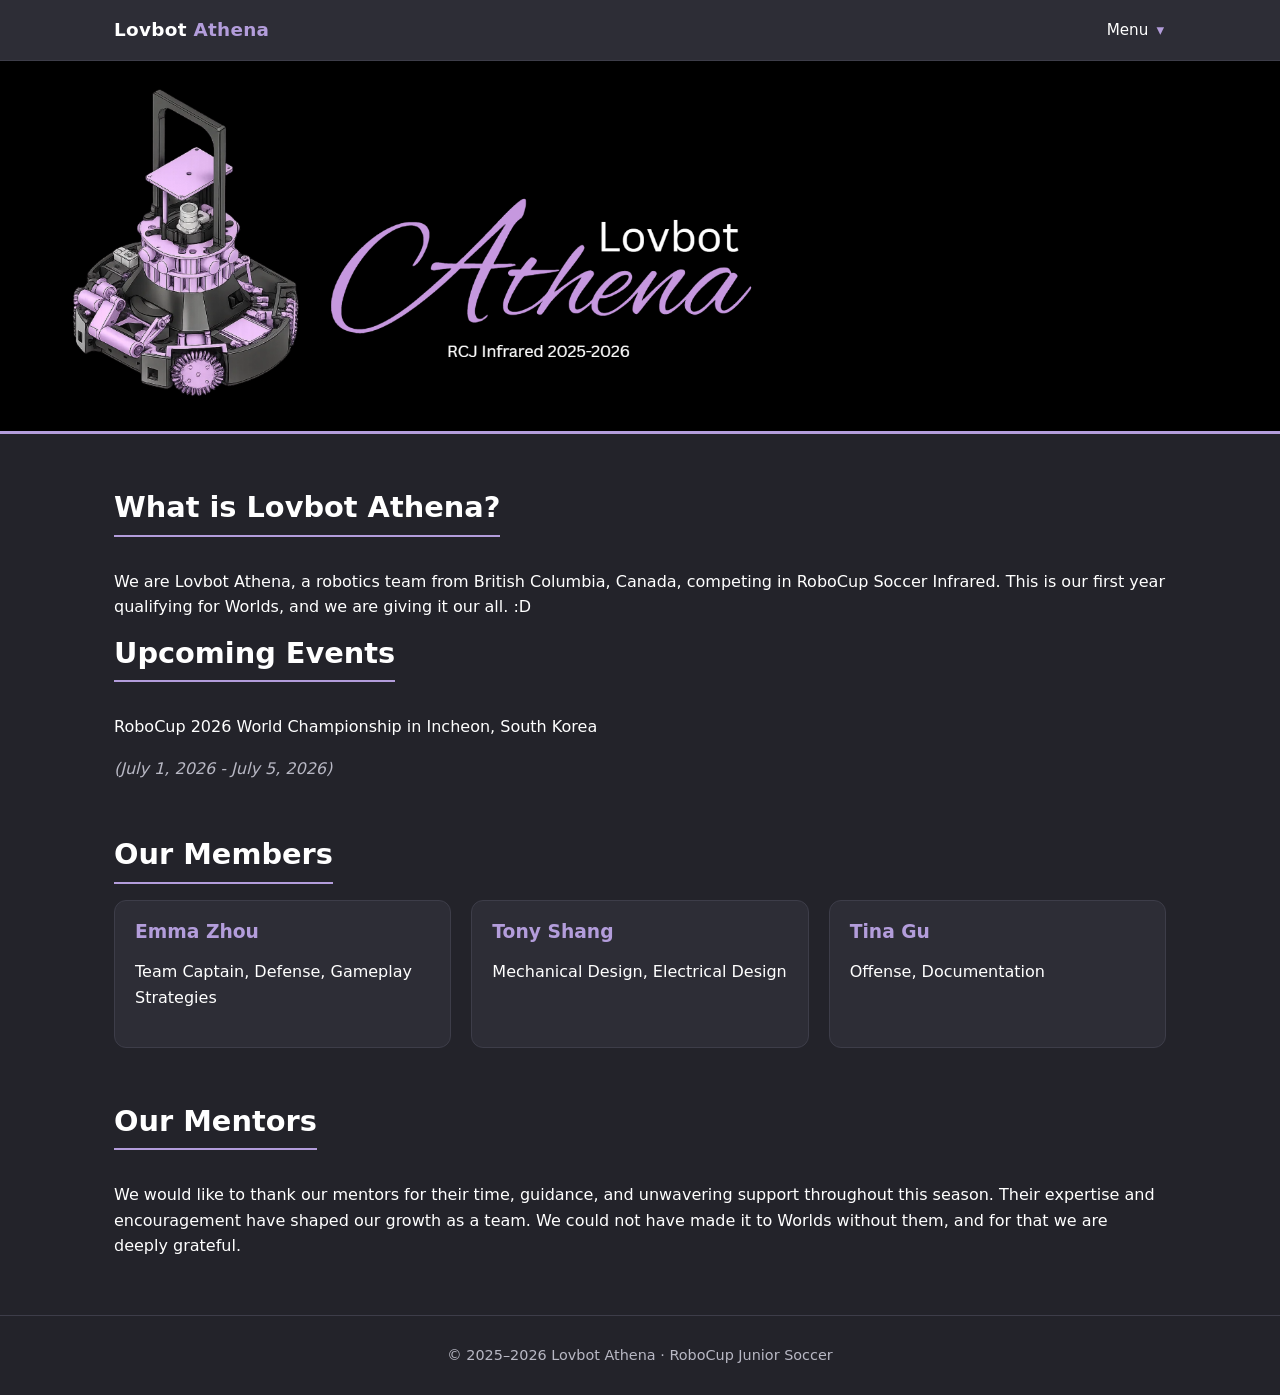
<file: index.html>
<!DOCTYPE html>
<html lang="en">
<head>
  <meta charset="UTF-8" />
  <meta name="viewport" content="width=device-width, initial-scale=1.0" />
  <title>Lovbot Athena — Home</title>
  <link rel="stylesheet" href="css/styles.css" />
</head>
<body>

  <!-- ===== Top navigation bar (copy this whole <header> onto every page) ===== -->
  <header class="nav">
    <div class="nav__inner">
      <div class="nav__left">
        <a class="nav__brand" href="index.html">Lovbot <span>Athena</span></a>
      </div>
      <nav class="menu">
        <button class="menu__button" aria-haspopup="true" aria-expanded="false">
          Menu <span class="caret">▾</span>
        </button>
        <ul class="menu__list">
          <li><a href="index.html">Home</a></li>
          <li><a href="blog.html">Posts</a></li>
          <li><a href="robot.html">About Our Robot</a></li> 
          <li><a href="contact.html">Contact</a></li>
        </ul>
      </nav>
    </div>
  </header>
  <!-- ===== /Top navigation bar ===== -->

  <!-- Hero -->
  <section class="hero">
  </section>

  <main class="container">

    <section>
      <h2>What is Lovbot Athena?</h2>
      <!--<img class="robot_photo" src="https://placehold.co/480x270?text=photo+something" " /> -->
      <p class="text">
      We are Lovbot Athena, a robotics team from British Columbia, Canada, competing in RoboCup Soccer Infrared. 
      This is our first year qualifying for Worlds, and we are giving it our all. :D </p>

       <h2>Upcoming Events</h2>
       <p class="text">
        RoboCup 2026 World Championship in Incheon, South Korea 
      </p>
      <p class = "placeholder"> (July 1, 2026 - July 5, 2026)</p>
    </section>

    <section>
      <h2>Our Members</h2>
      <div class="member-grid">
        <div class="member">
          <h3> Emma Zhou </h3>
          <p class="introduction">Team Captain, Defense, Gameplay Strategies</p>
        </div>
        <div class="member">
          <h3> Tony Shang</h3>
          <p class="introduction">Mechanical Design, Electrical Design</p>
        </div>
        <div class="member">
          <h3> Tina Gu</h3>
          <p class="introduction">Offense, Documentation</p>
        </div>
      </div>
    </section>


  <section class="mentor">
    <h2>Our Mentors</h2> 
    <p>
      We would like to thank our mentors for their time, guidance, and unwavering
      support throughout this season. Their expertise and encouragement have shaped our growth 
      as a team. We could not have made it to Worlds without them, and for that we are deeply grateful.
    </p>
  </section>
 

  </main>

  <footer class="footer">
    <div class="container">© 2025–2026 Lovbot Athena · RoboCup Junior Soccer</div>
  </footer>

  <script src="js/menu.js"></script>
</body>
</html>
</file>
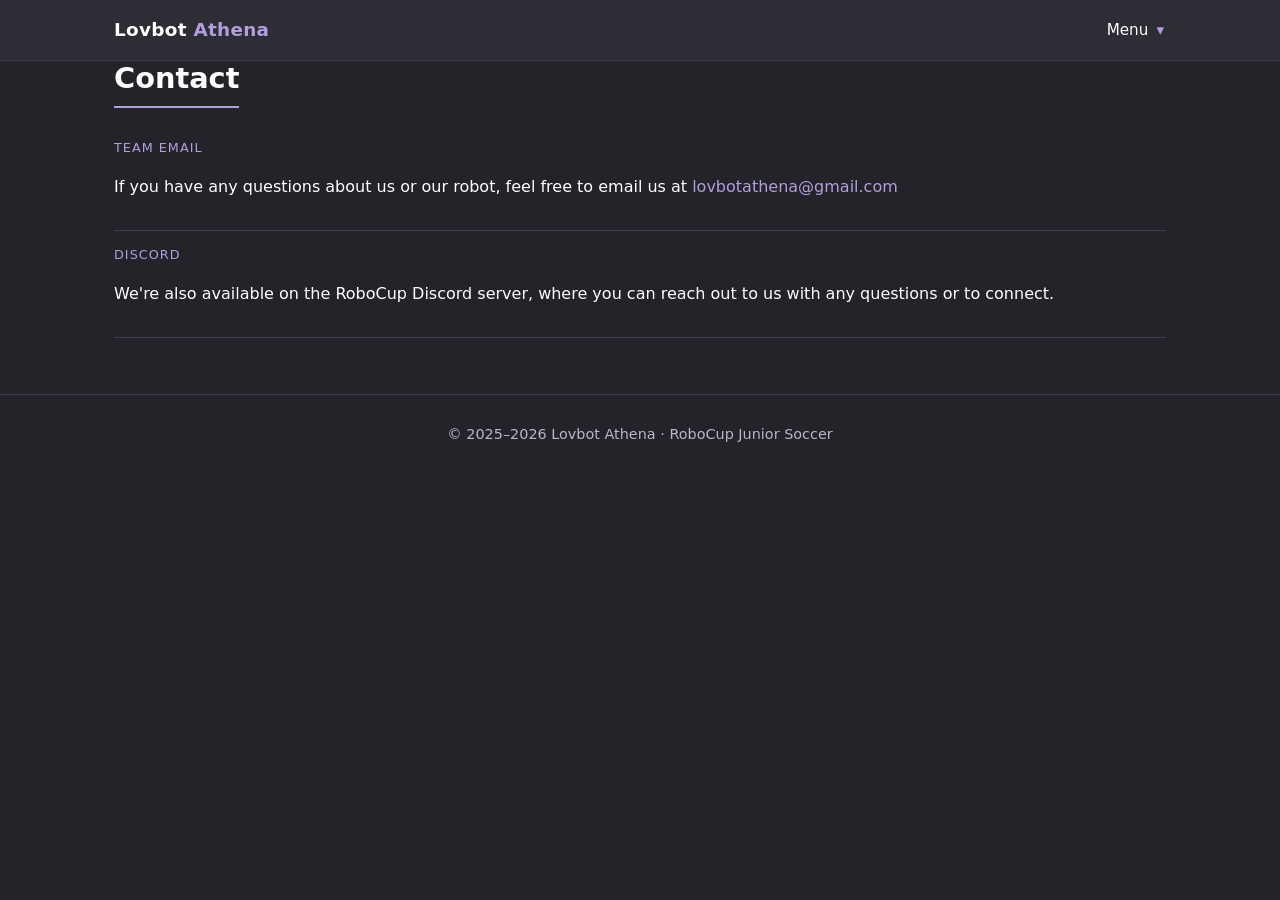
<file: contact.html>
<!DOCTYPE html>
<html lang="en">
<head>
  <meta charset="UTF-8" />
  <meta name="viewport" content="width=device-width, initial-scale=1.0" />
  <title>Lovbot Athena — Contact</title>
  <link rel="stylesheet" href="css/styles.css" />
</head>
<body>

  <!-- ===== Top navigation bar ===== -->
  <header class="nav">
    <div class="nav__inner">
      <div class="nav__left">
        <a class="nav__brand" href="index.html">Lovbot <span>Athena</span></a>
      </div>
      <nav class="menu">
        <button class="menu__button" aria-haspopup="true" aria-expanded="false">
          Menu <span class="caret">▾</span>
        </button>
        <ul class="menu__list">
          <li><a href="index.html">Home</a></li>
          <li><a href="blog.html">Posts</a></li>
          <li><a href="robot.html">About Our Robot</a></li>
          <li><a href="contact.html">Contact</a></li>
        </ul>
      </nav>
    </div>
  </header>
  <!-- ===== /Top navigation bar ===== -->

  <main class="container">
    <section>
      <h2>Contact</h2>
      <ul class="info-list">
        <li>
          <span class="label">Team Email</span>
          <p>
            If you have any questions about us or our robot, feel free to email us at
            <a href="lovebotathena@gmail.com">lovbotathena@gmail.com</a>
          </p>
        </li>


        <li>
          <span class="label">Discord</span>
          <p>
            We're also available on the RoboCup Discord server, where you can reach out to us with any questions or to connect.
          </p>
        </li>
        <!--
        <li>
          <span class="label">Github Repository</span>
          <p>
            Here is the Github Repository. 
            We keep track of our robot control software and hardware designs in this repo: 
          </p>

          <p><a href="https://github.com/lovbot-athena/lovbot-athena">https://github.com/lovbot-athena/lovbot-athena</a></p>
        </li>
      -->
      </ul>
    </section>

   
  </main>

  <footer class="footer">
    <div class="container">© 2025–2026 Lovbot Athena · RoboCup Junior Soccer</div>
  </footer>

  <script src="js/menu.js"></script>
</body>
</html>
</file>
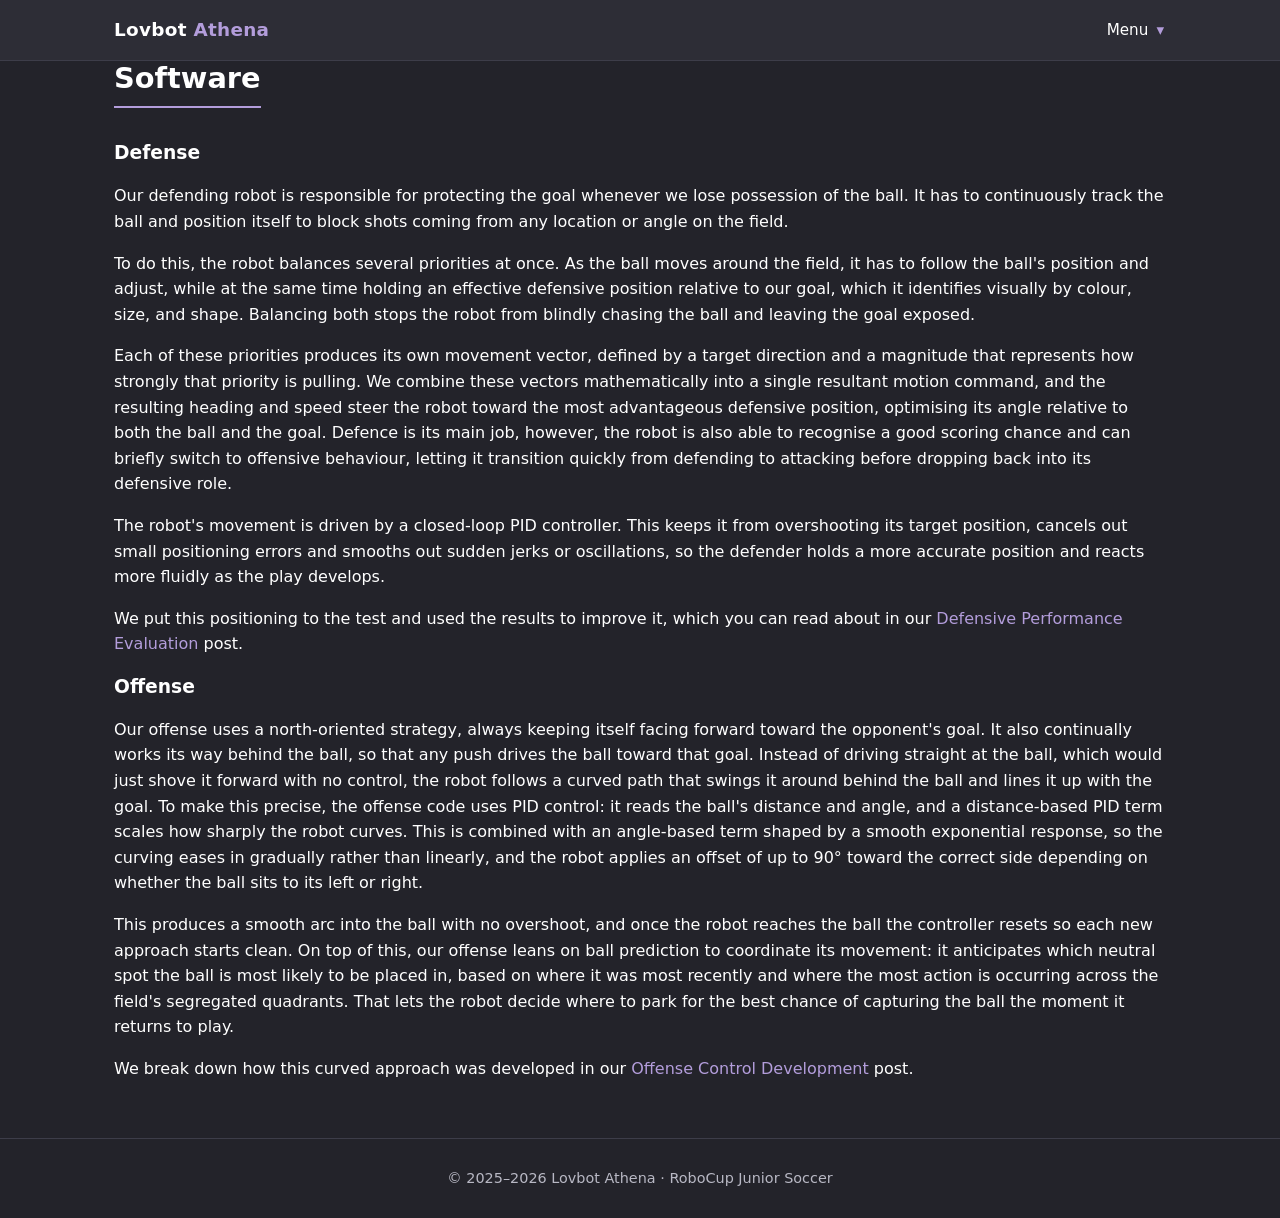
<file: robot.html>
<!DOCTYPE html>
<html lang="en">
<head>
  <meta charset="UTF-8" />
  <meta name="viewport" content="width=device-width, initial-scale=1.0" />
  <title>Lovbot Athena — About Our Robot</title>
  <link rel="stylesheet" href="css/styles.css" />
</head>
<body>

  <!-- ===== Top navigation bar ===== -->
  <header class="nav">
    <div class="nav__inner">
      <div class="nav__left">
        <a class="nav__brand" href="index.html">Lovbot <span>Athena</span></a>
      </div>
      <nav class="menu">
        <button class="menu__button" aria-haspopup="true" aria-expanded="false">
          Menu <span class="caret">▾</span>
        </button>
        <ul class="menu__list">
          <li><a href="index.html">Home</a></li>
          <li><a href="blog.html">Posts</a></li>
          <li><a href="robot.html">About Our Robot</a></li>
          <li><a href="contact.html">Contact</a></li>
        </ul>
      </nav>
    </div>
  </header>
  <!-- ===== /Top navigation bar ===== -->

  <main class="container">
 
 <!--   <section>
      <h2>Hardware</h2>
      <p class="placeholder">[insert hardware details here — drivetrain, sensors, kicker, etc.]</p>
    </section>
  -->

    <section>
      <h2>Software</h2>

      <h3>Defense</h3>

      <p>Our defending robot is responsible for protecting the goal whenever we lose possession of the ball. It has to continuously track the ball and position itself to block shots coming from any location or angle on the field.</p>

      <p>To do this, the robot balances several priorities at once. As the ball moves around the field, it has to follow the ball's position and adjust, while at the same time holding an effective defensive position relative to our goal, which it identifies visually by colour, size, and shape. Balancing both stops the robot from blindly chasing the ball and leaving the goal exposed.</p>

      <p>Each of these priorities produces its own movement vector, defined by a target direction and a magnitude that represents how strongly that priority is pulling. We combine these vectors mathematically into a single resultant motion command, and the resulting heading and speed steer the robot toward the most advantageous defensive position, optimising its angle relative to both the ball and the goal. Defence is its main job, however, the robot is also able to recognise a good scoring chance and can briefly switch to offensive behaviour, letting it transition quickly from defending to attacking before dropping back into its defensive role.</p>

      <p>The robot's movement is driven by a closed-loop PID controller. This keeps it from overshooting its target position, cancels out small positioning errors and smooths out sudden jerks or oscillations, so the defender holds a more accurate position and reacts more fluidly as the play develops.</p>

      <p>We put this positioning to the test and used the results to improve it, which you can read about in our <a href="posts/defense_eval.html">Defensive Performance Evaluation</a> post.</p>

      <h3>Offense</h3>

      <p>Our offense uses a north-oriented strategy, always keeping itself facing forward toward the opponent's goal. It also continually works its way behind the ball, so that any push drives the ball toward that goal. Instead of driving straight at the ball, which would just shove it forward with no control, the robot follows a curved path that swings it around behind the ball and lines it up with the goal. To make this precise, the offense code uses PID control: it reads the ball's distance and angle, and a distance-based PID term scales how sharply the robot curves. This is combined with an angle-based term shaped by a smooth exponential response, so the curving eases in gradually rather than linearly, and the robot applies an offset of up to 90° toward the correct side depending on whether the ball sits to its left or right.</p>

      <p>This produces a smooth arc into the ball with no overshoot, and once the robot reaches the ball the controller resets so each new approach starts clean. On top of this, our offense leans on ball prediction to coordinate its movement: it anticipates which neutral spot the ball is most likely to be placed in, based on where it was most recently and where the most action is occurring across the field's segregated quadrants. That lets the robot decide where to park for the best chance of capturing the ball the moment it returns to play.</p>

      <p>We break down how this curved approach was developed in our <a href="posts/offense_post.html">Offense Control Development</a> post.</p>
      
    </section>
  </main>

  <footer class="footer">
    <div class="container">© 2025–2026 Lovbot Athena · RoboCup Junior Soccer</div>
  </footer>

  <script src="js/menu.js"></script>
</body>
</html>
</file>
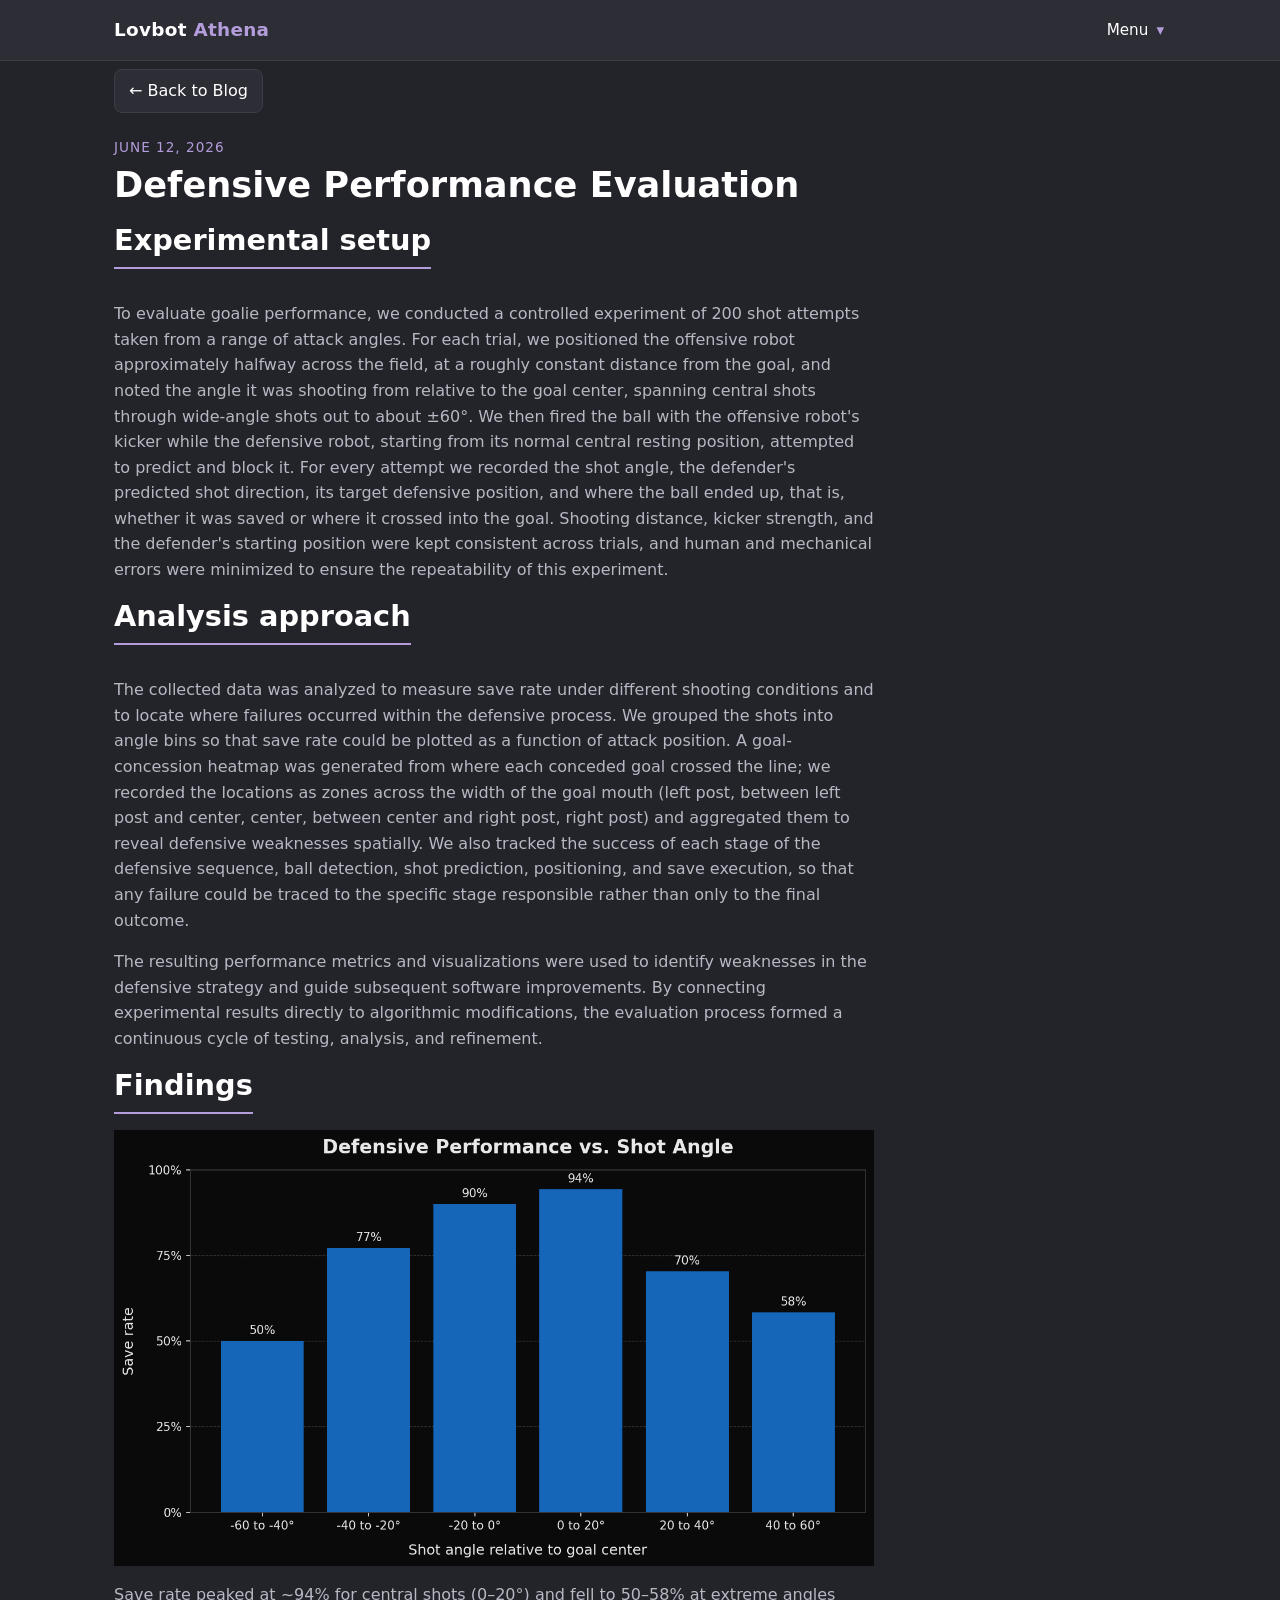
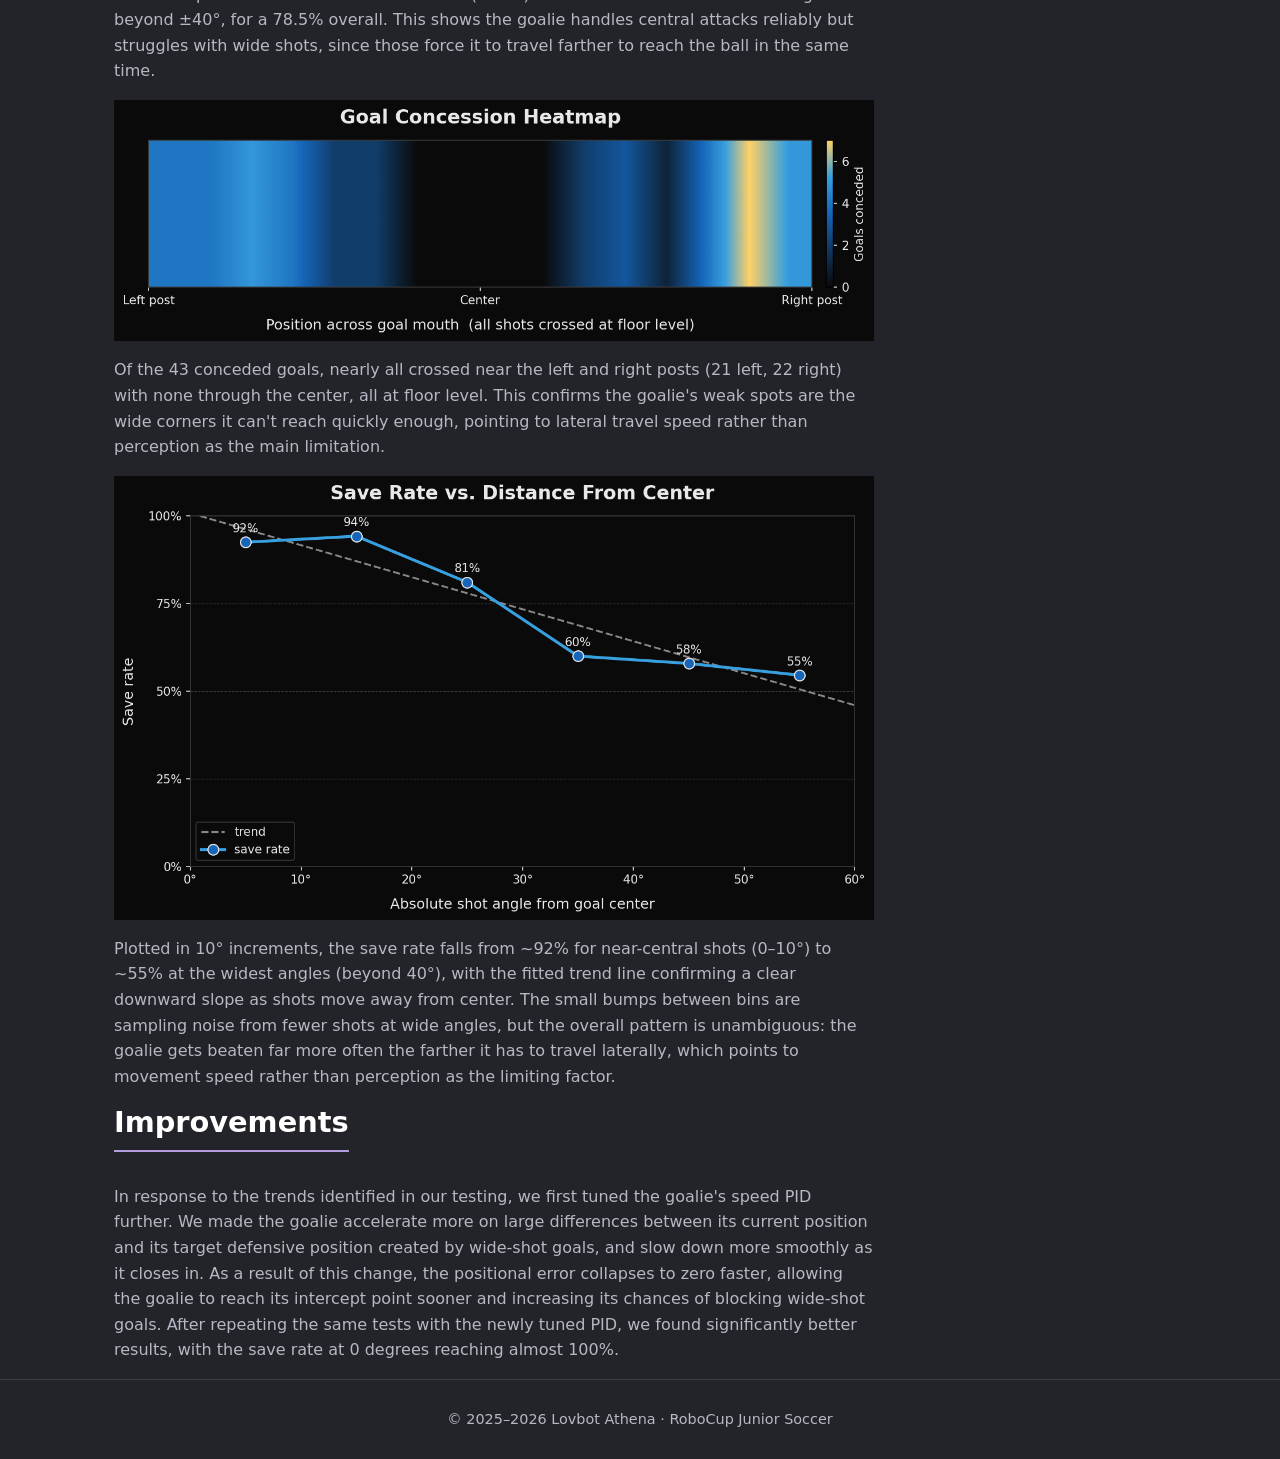
<file: posts/defense_eval.html>
<!DOCTYPE html>
<html lang="en">
<head>
  <meta charset="UTF-8" />
  <meta name="viewport" content="width=device-width, initial-scale=1.0" />
  <title>Lovbot Athena — Defensive Performance Evaluation</title>
  <link rel="stylesheet" href="../css/styles.css" />
</head>
<body>

  <!-- ===== Top navigation bar ===== -->
  <header class="nav">
    <div class="nav__inner">
      <div class="nav__left">
        <a class="nav__brand" href="../index.html">Lovbot <span>Athena</span></a>
      </div>
      <nav class="menu">
        <button class="menu__button" aria-haspopup="true" aria-expanded="false">
          Menu <span class="caret">▾</span>
        </button>
        <ul class="menu__list">
          <li><a href="../index.html">Home</a></li>
          <li><a href="../blog.html">Posts</a></li>
          <li><a href="../robot.html">About Our Robot</a></li>
          <li><a href="../contact.html">Contact</a></li>
        </ul>
      </nav>
    </div>
  </header>
  <!-- ===== /Top navigation bar ===== -->

  <main class="container">
    <a class="back-link" href="../blog.html">← Back to Blog</a>

    <article class="post">
      <div class="post__date">June 12, 2026</div>
      <h1 class="post__title">Defensive Performance Evaluation</h1>

      <h2>Experimental setup</h2>

      <p>To evaluate goalie performance, we conducted a controlled experiment of 200 shot attempts taken from a range of attack angles. 
        For each trial, we positioned the offensive robot approximately halfway across the field, at a roughly constant distance from the 
        goal, and noted the angle it was shooting from relative to the goal center, spanning central shots through wide-angle shots out to 
        about ±60°. We then fired the ball with the offensive robot's kicker while the defensive robot, starting from its normal central 
        resting position, attempted to predict and block it. For every attempt we recorded the shot angle, the defender's predicted shot 
        direction, its target defensive position, and where the ball ended up, that is, whether it was saved or where it crossed into the 
        goal. Shooting distance, kicker strength, and the defender's starting position were kept consistent across trials, and human and
        mechanical errors were minimized to ensure the repeatability of this experiment.</p>

      <h2>Analysis approach</h2>

      <p>The collected data was analyzed to measure save rate under different shooting conditions and to locate where failures occurred 
        within the defensive process. We grouped the shots into angle bins so that save rate could be plotted as a function of attack 
        position. A goal-concession heatmap was generated from where each conceded goal crossed the line; we recorded the locations as 
        zones across the width of the goal mouth (left post, between left post and center, center, between center and right post, right 
        post) and aggregated them to reveal defensive weaknesses spatially. We also tracked the success of each stage of the defensive 
        sequence, ball detection, shot prediction, positioning, and save execution, so that any failure could be traced to the specific 
        stage responsible rather than only to the final outcome.</p>

      <p>The resulting performance metrics and visualizations were used to identify weaknesses in the defensive strategy and guide 
        subsequent software improvements. By connecting experimental results directly to algorithmic modifications, the evaluation process 
        formed a continuous cycle of testing, analysis, and refinement.</p>

      <h2>Findings</h2>
        <img class="post__chart" src="../images/save_rate_by_angle.png" alt="Bar chart of save rate by shot angle, peaking near 94% at center and falling to the 50s at the wings" />


      <p>Save rate peaked at ~94% for central shots (0–20°) and fell to 50–58% at extreme angles beyond ±40°, for a 78.5% overall. This shows 
        the goalie handles central attacks reliably but struggles with wide shots, since those force it to travel farther to reach the ball in 
        the same time.</p>
      <img class="post__chart" src="../images/goal_concession_heatmap.png" alt="Heatmap of conceded goal locations across the goal mouth, concentrated at the left and right posts" />

      <p>Of the 43 conceded goals, nearly all crossed near the left and right posts (21 left, 22 right) with none through the center, all at 
        floor level. This confirms the goalie's weak spots are the wide corners it can't reach quickly enough, pointing to lateral travel speed 
        rather than perception as the main limitation.</p>

      <img class="post__chart" src="../images/save_rate_vs_distance.png" alt="Line chart of save rate versus absolute shot angle in 10-degree bins, declining from about 92% to about 55% with a fitted trend line" />

      <p>Plotted in 10° increments, the save rate falls from ~92% for near-central shots (0–10°) to ~55% at the widest angles (beyond 40°), with 
        the fitted trend line confirming a clear downward slope as shots move away from center. The small bumps between bins are sampling noise 
        from fewer shots at wide angles, but the overall pattern is unambiguous: the goalie gets beaten far more often the farther it has to 
        travel laterally, which points to movement speed rather than perception as the limiting factor.</p>


      <h2>Improvements</h2>

      <p>In response to the trends identified in our testing, we first tuned the goalie's speed PID further. We made the goalie accelerate 
        more on large differences between its current position and its target defensive position created by wide-shot goals, and slow down 
        more smoothly as it closes in. As a result of this change, the positional error collapses to zero faster, allowing the goalie to 
        reach its intercept point sooner and increasing its chances of blocking wide-shot goals. After repeating the same tests with the 
        newly tuned PID, we found significantly better results, with the save rate at 0 degrees reaching almost 100%.</p>
    </article>
  </main>

  <footer class="footer">
    <div class="container">© 2025–2026 Lovbot Athena · RoboCup Junior Soccer</div>
  </footer>

  <script src="../js/menu.js"></script>
</body>
</html>
</file>
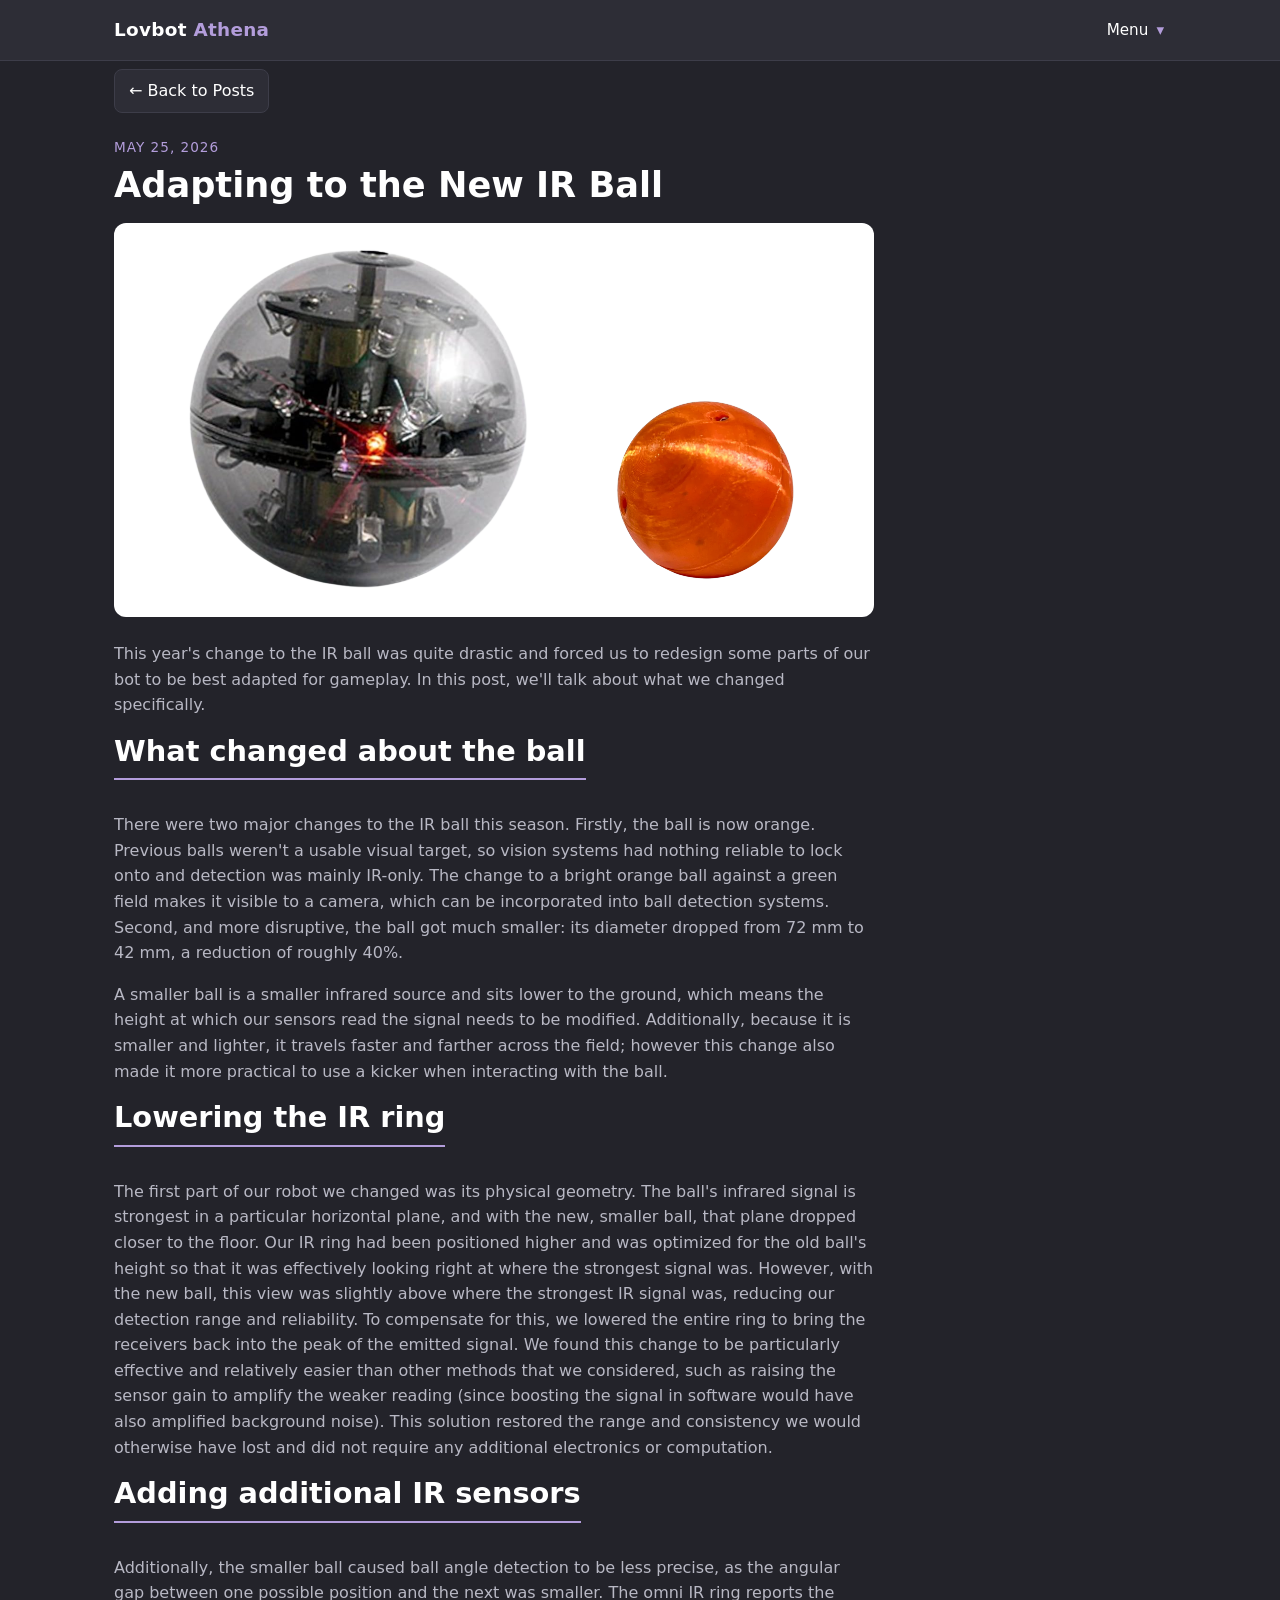
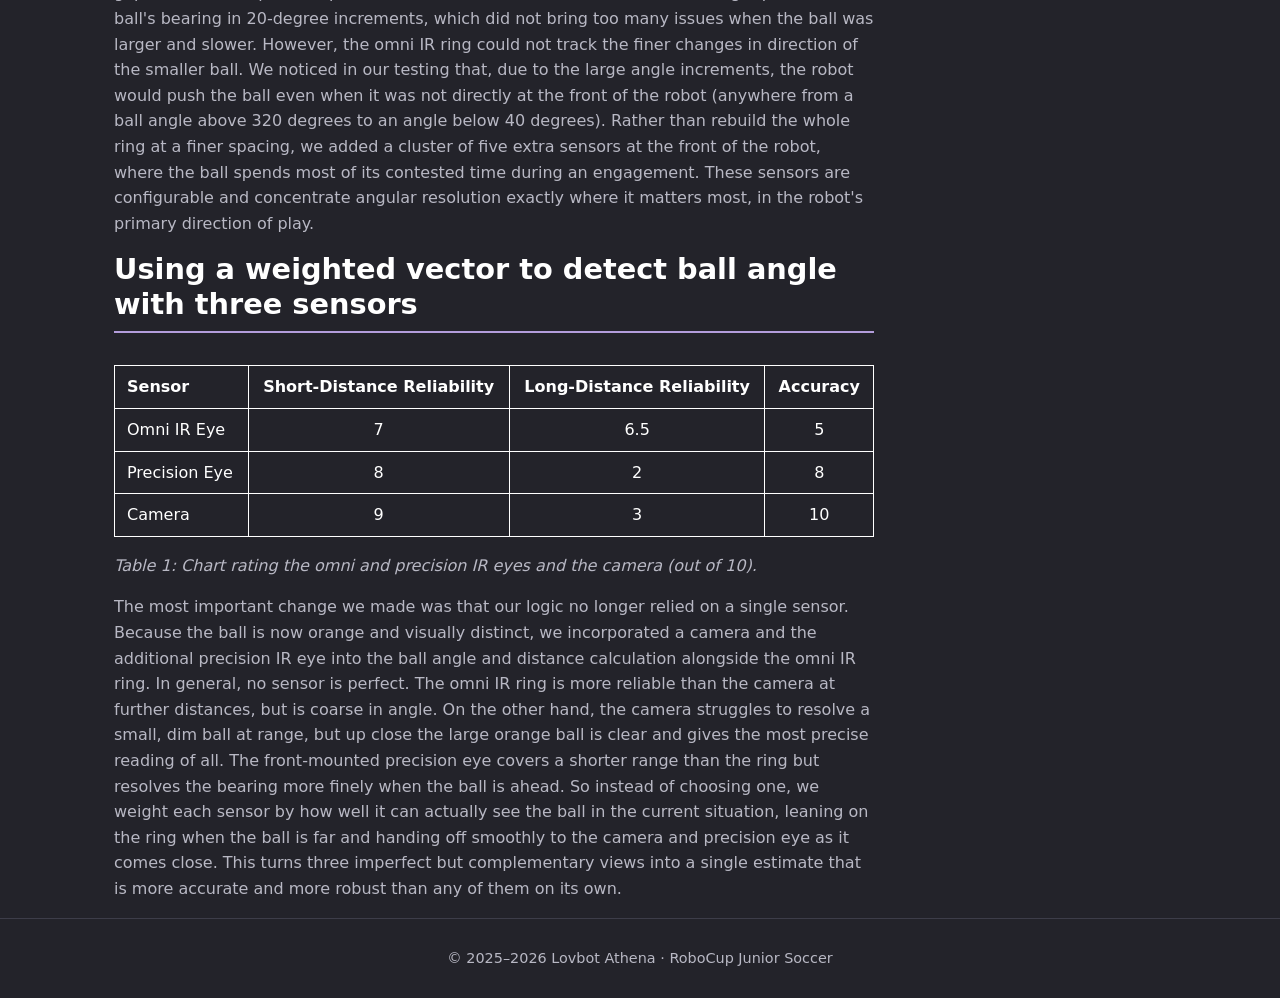
<file: posts/IR_post.html>
<!DOCTYPE html>
<html lang="en">
<head>
  <meta charset="UTF-8" />
  <meta name="viewport" content="width=device-width, initial-scale=1.0" />
  <title>Lovbot Athena — Adapting to the New IR Ball</title>
  <link rel="stylesheet" href="../css/styles.css" />
</head>
<body>

  <!-- ===== Top navigation bar ===== -->
  <header class="nav">
    <div class="nav__inner">
      <div class="nav__left">
        <a class="nav__brand" href="../index.html">Lovbot <span>Athena</span></a>
      </div>
      <nav class="menu">
        <button class="menu__button" aria-haspopup="true" aria-expanded="false">
          Menu <span class="caret">▾</span>
        </button>
        <ul class="menu__list">
          <li><a href="../index.html">Home</a></li>
          <li><a href="../blog.html">Posts</a></li>
          <li><a href="../robot.html">About Our Robot</a></li>
          <li><a href="../contact.html">Contact</a></li>
        </ul>
      </nav>
    </div>
  </header>
  <!-- ===== /Top navigation bar ===== -->

  <main class="container">
    <a class="back-link" href="../blog.html">← Back to Posts</a>

    <article class="post">
      <div class="post__date">May 25, 2026</div>
      <h1 class="post__title">Adapting to the New IR Ball</h1>

      <img class="post__hero" src="../images/oldnewball.png" alt="Photo of the old and new IR ball side to side" /> 

      <p>This year's change to the IR ball was quite drastic and forced us to redesign some parts of our bot to be best adapted for gameplay. 
        In this post, we'll talk about what we changed specifically.</p>

      <h2>What changed about the ball</h2>

      <p>There were two major changes to the IR ball this season. Firstly, the ball is now orange. Previous balls weren't a usable visual 
        target, so vision systems had nothing reliable to lock onto and detection was mainly IR-only. The change to a bright orange ball 
        against a green field makes it visible to a camera, which can be incorporated into ball detection systems. Second, and more disruptive,
         the ball got much smaller: its diameter dropped from 72 mm to 42 mm, a reduction of roughly 40%.</p>

      <p>A smaller ball is a smaller infrared source and sits lower to the ground, which means the height at which our sensors read the signal 
        needs to be modified. Additionally, because it is smaller and lighter, it travels faster and farther across the field; however this 
        change also made it more practical to use a kicker when interacting with the ball.</p>

      <h2>Lowering the IR ring</h2>

      <p>The first part of our robot we changed was its physical geometry. The ball's infrared signal is strongest in a particular 
        horizontal plane, and with the new, smaller ball, that plane dropped closer to the floor. Our IR ring had been positioned 
        higher and was optimized for the old ball's height so that it was effectively looking right at where the strongest signal 
        was. However, with the new ball, this view was slightly above where the strongest IR signal was, reducing our detection 
        range and reliability. To compensate for this, we lowered the entire ring to bring the receivers back into the peak of the 
        emitted signal. We found this change to be particularly effective and relatively easier than other methods that we considered, 
        such as raising the sensor gain to amplify the weaker reading (since boosting the signal in software would have also amplified 
        background noise). This solution restored the range and consistency we would otherwise have lost and did not require any 
        additional electronics or computation.</p>

      <h2>Adding additional IR sensors</h2>

      <p>Additionally, the smaller ball caused ball angle detection to be less precise, as the angular gap between one possible 
        position and the next was smaller. The omni IR ring reports the ball's bearing in 20-degree increments, which did not 
        bring too many issues when the ball was larger and slower. However, the omni IR ring could not track the finer changes 
        in direction of the smaller ball. We noticed in our testing that, due to the large angle increments, the robot would 
        push the ball even when it was not directly at the front of the robot (anywhere from a ball angle above 320 degrees 
        to an angle below 40 degrees). Rather than rebuild the whole ring at a finer spacing, we added a cluster of five 
        extra sensors at the front of the robot, where the ball spends most of its contested time during an engagement. 
        These sensors are configurable and concentrate angular resolution exactly where it matters most, in the robot's 
        primary direction of play.</p>

      <h2>Using a weighted vector to detect ball angle with three sensors</h2>

      <table class="post__table">
        <thead>
          <tr>
            <th>Sensor</th>
            <th>Short-Distance Reliability</th>
            <th>Long-Distance Reliability</th>
            <th>Accuracy</th>
          </tr>
        </thead>
        <tbody>
          <tr><td>Omni IR Eye</td><td>7</td><td>6.5</td><td>5</td></tr>
          <tr><td>Precision Eye</td><td>8</td><td>2</td><td>8</td></tr>
          <tr><td>Camera</td><td>9</td><td>3</td><td>10</td></tr>
        </tbody>
      </table>
      <p><em>Table 1: Chart rating the omni and precision IR eyes and the camera (out of 10).</em></p>

      <p>The most important change we made was that our logic no longer relied on a single sensor. Because the 
        ball is now orange and visually distinct, we incorporated a camera and the additional precision IR eye 
        into the ball angle and distance calculation alongside the omni IR ring. In general, no sensor is perfect. 
        The omni IR ring is more reliable than the camera at further distances, but is coarse in angle. On the 
        other hand, the camera struggles to resolve a small, dim ball at range, but up close the large orange 
        ball is clear and gives the most precise reading of all. The front-mounted precision eye covers a shorter 
        range than the ring but resolves the bearing more finely when the ball is ahead. So instead of choosing 
        one, we weight each sensor by how well it can actually see the ball in the current situation, leaning on 
        the ring when the ball is far and handing off smoothly to the camera and precision eye as it comes close. 
        This turns three imperfect but complementary views into a single estimate that is more accurate and more 
        robust than any of them on its own.</p>
    </article>
  </main>

  <footer class="footer">
    <div class="container">© 2025–2026 Lovbot Athena · RoboCup Junior Soccer</div>
  </footer>

  <script src="../js/menu.js"></script>
</body>
</html>
</file>
<file: css/styles.css>
/* ============================================================
   Lovbot Athena — shared styles
   Dark theme: grey background, lavender/purple accent, white text.
   This single file styles every page. Hand-edit freely.
   ============================================================ */

/* ---- Design tokens (change these to retheme the whole site) ---- */
:root {
  --bg:            #23232a;   /* page background (grey) */
  --bg-raised:     #2d2d36;   /* cards, nav, dropdown    */
  --bg-raised-2:   #353541;   /* hover surfaces          */
  --text:          #ffffff;   /* primary text (white)    */
  --text-muted:    #b8b8c4;   /* secondary text          */
  --accent:        #b39ddb;   /* lavender/purple accent  */
  --accent-strong: #9575cd;   /* deeper purple for hover */
  --border:        #3d3d49;
  --radius:        12px;
  --maxw:          1100px;
  --shadow:        0 6px 20px rgba(0, 0, 0, 0.35);
}

/* ---- Base ---- */
* { box-sizing: border-box; }

html { scroll-behavior: smooth; }

body {
  margin: 0;
  font-family: "Segoe UI", system-ui, -apple-system, Roboto, Helvetica, Arial, sans-serif;
  background: var(--bg);
  color: var(--text);
  line-height: 1.6;
}

a { color: var(--accent); text-decoration: none; }
a:hover { color: var(--accent-strong); text-decoration: underline; }

img { max-width: 100%; display: block; }

.container {
  width: 100%;
  max-width: var(--maxw);
  margin: 0 auto;
  padding: 0 24px;
}

/* ============================================================
   Top navigation bar (appears on every page)
   ============================================================ */
.nav {
  position: sticky;
  top: 0;
  z-index: 100;
  background: var(--bg-raised);
  border-bottom: 1px solid var(--border);
}

.nav__inner {
  max-width: var(--maxw);
  margin: 0 auto;
  padding: 12px 24px;
  display: flex;
  align-items: center;
  justify-content: space-between;
}

/* Left group: placeholder + team name */
.nav__left {
  display: flex;
  align-items: center;
  gap: 12px;
}


.nav__brand {
  font-weight: 700;
  font-size: 1.15rem;
  color: var(--text);
  letter-spacing: 0.3px;
}
.nav__brand:hover { color: var(--accent); text-decoration: none; }
.nav__brand span { color: var(--accent); }

/* ---- Dropdown menu (top corner) ---- */
.menu { position: relative; }

/* Seamless trigger — plain text, no box */
.menu__button {
  display: inline-flex;
  align-items: center;
  gap: 8px;
  background: transparent;
  color: var(--text);
  border: none;
  padding: 9px 2px;
  font-size: 0.95rem;
  font-family: inherit;
  cursor: pointer;
}
.menu__button:hover { color: var(--accent); }
.menu__button .caret { transition: transform 0.15s ease; color: var(--accent); }
.menu__button[aria-expanded="true"] .caret { transform: rotate(180deg); }

/* Seamless dropdown — no border/box-shadow/rounded box; blends into the bar */
.menu__list {
  position: absolute;
  right: 0;
  top: 100%;
  min-width: 200px;
  background: var(--bg-raised);
  border: none;
  border-radius: 0;
  box-shadow: none;
  padding: 6px 0;
  margin: 0;
  list-style: none;
  display: none;
}
.menu__list.open { display: block; }

.menu__list a {
  display: block;
  padding: 9px 14px;
  color: var(--text);
}
.menu__list a:hover {
  color: var(--accent);
  text-decoration: none;
}

/* ============================================================
   Page sections / typography
   ============================================================ */
main { padding: 40px 0 80px; }

section { margin-bottom: 56px; }

h1, h2, h3 { line-height: 1.2; }

h2 {
  font-size: 1.8rem;
  margin: 0 0 16px;
  padding-bottom: 10px;
  border-bottom: 2px solid var(--accent);
  display: inline-block;
}

.muted { color: var(--text-muted); }

.placeholder {
  color: var(--text-muted);
  font-style: italic;
}

/* ---- Hero / banner (home page) ----
   Full-width rectangular banner photo placeholder. Swap the url() below
   for your real banner image. The dark overlay keeps the title readable. */
.hero {
  text-align: center;
  background-image: url("../images/newbanner.png");
  background-size: cover;       /* fills the box, crops the sides */
  background-position: center;
  background-repeat: no-repeat;
  border-bottom: 3px solid var(--accent);
  padding: 120px 24px 250px;
}
.hero h1 {
  font-size: clamp(2.6rem, 7vw, 5rem);
  margin: 0;
  color: var(--text);
  letter-spacing: 1px;
}
.hero .season {
  margin-top: 8px;
  font-size: clamp(1.1rem, 3vw, 1.6rem);
  color: var(--accent);
  font-weight: 600;
  letter-spacing: 4px;
}

/* ============================================================
   Blog grid + cards
   3 per row on desktop, wraps to 2 / 1 on narrow screens.
   ============================================================ */
.blog-grid {
  display: grid;
  grid-template-columns: repeat(3, 1fr);
  gap: 24px;
}

.card {
  background: var(--bg-raised);
  border: 1px solid var(--border);
  border-radius: var(--radius);
  overflow: hidden;
  display: flex;
  flex-direction: column;
  color: var(--text);
  transition: transform 0.15s ease, border-color 0.15s ease, box-shadow 0.15s ease;
}
.card:hover {
  transform: translateY(-4px);
  border-color: var(--accent);
  box-shadow: var(--shadow);
  text-decoration: none;
  color: var(--text);
}

.card__img {
  width: 100%;
  height: 180px;
  object-fit: cover;
  background: var(--bg-raised-2);
}

.card__body { padding: 16px 18px 20px; }

.card__date {
  font-size: 0.8rem;
  text-transform: uppercase;
  letter-spacing: 1px;
  color: var(--accent);
  margin-bottom: 6px;
}
.card__title {
  font-size: 1.2rem;
  margin: 0 0 8px;
  color: var(--text);
}
.card__preview {
  margin: 0;
  color: var(--text-muted);
  font-size: 0.95rem;
}

/* Responsive: 2 columns on tablets, 1 on phones */
@media (max-width: 860px) {
  .blog-grid { grid-template-columns: repeat(2, 1fr); }
}
@media (max-width: 560px) {
  .blog-grid { grid-template-columns: 1fr; }
}

/* ============================================================
   Individual blog post page
   ============================================================ */
.back-link {
  display: inline-flex;
  align-items: center;
  gap: 6px;
  margin: 8px 0 24px;
  padding: 8px 14px;
  background: var(--bg-raised);
  border: 1px solid var(--border);
  border-radius: 8px;
  color: var(--text);
}
.back-link:hover { border-color: var(--accent); color: var(--accent); text-decoration: none; }

.post {
  max-width: 760px;
}
.post__date {
  color: var(--accent);
  text-transform: uppercase;
  letter-spacing: 1px;
  font-size: 0.85rem;
  margin-bottom: 6px;
}
.post__title {
  font-size: 2.2rem;
  margin: 0 0 16px;
}
.post__hero {
  width: 100%;
  height: auto;
  object-fit: cover;
  background: var(--bg-raised-2);
  border-radius: var(--radius);
  margin-bottom: 24px;
}
.post p { color: var(--text-muted); }

/* ============================================================
   Contact / media list
   ============================================================ */
.info-list { list-style: none; padding: 0; margin: 0; }
.info-list li {
  padding: 14px 0;
  border-bottom: 1px solid var(--border);
}
.info-list .label {
  display: block;
  font-size: 0.8rem;
  text-transform: uppercase;
  letter-spacing: 1px;
  color: var(--accent);
  margin-bottom: 2px;
}

/* ============================================================
   Video previews (Media & Contact) — horizontal cards:
   thumbnail on the left, title on the right. Whole card links out.
   ============================================================ */
.video-grid {
  display: grid;
  gap: 18px;
  margin-top: 8px;
}

.video-card {
  display: flex;
  align-items: stretch;
  gap: 0;
  background: var(--bg-raised);
  border: 1px solid var(--border);
  border-radius: var(--radius);
  overflow: hidden;
  color: var(--text);
  transition: transform 0.15s ease, border-color 0.15s ease, box-shadow 0.15s ease;
}
.video-card:hover {
  transform: translateY(-3px);
  border-color: var(--accent);
  box-shadow: var(--shadow);
  text-decoration: none;
  color: var(--text);
}

.video-card__thumb {
  position: relative;
  flex: 0 0 300px;
  width: 300px;
  height: 169px;          /* 16:9 thumbnail */
  object-fit: cover;
  background: var(--bg-raised-2);
}

.video-card__body {
  display: flex;
  flex-direction: column;
  justify-content: center;
  padding: 16px 20px;
}
.video-card__title {
  font-size: 1.2rem;
  margin: 0 0 6px;
  color: var(--text);
}
.video-card__meta {
  font-size: 0.85rem;
  color: var(--accent);
  display: inline-flex;
  align-items: center;
  gap: 6px;
}

/* Stack on narrow screens */
@media (max-width: 560px) {
  .video-card { flex-direction: column; }
  .video-card__thumb { flex-basis: auto; width: 100%; height: 200px; }
}

/* ---- Members layout (home page) ---- */
.member-grid {
  display: grid;
  grid-template-columns: repeat(3, 1fr);
  gap: 20px;
}
.member {
  background: var(--bg-raised);
  border: 1px solid var(--border);
  border-radius: var(--radius);
  padding: 20px;
}
.member h3 { margin: 0 0 8px; color: var(--accent); }
@media (max-width: 720px) {
  .member-grid { grid-template-columns: 1fr; }
}

 /*============================================================
   Tables
   ============================================================ */
.post__table {
  width: 100%;
  border-collapse: collapse;
  margin: 1rem 0;
  color: #fff;
}
.post__table th,
.post__table td {
  border: 1px solid #fff;
  padding: 8px 12px;
  text-align: center;
}
.post__table th:first-child,
.post__table td:first-child {
  text-align: left;
}

/* ============================================================
   Footer
   ============================================================ */
.footer {
  border-top: 1px solid var(--border);
  padding: 28px 0;
  text-align: center;
  color: var(--text-muted);
  font-size: 0.9rem;
}
</file>
